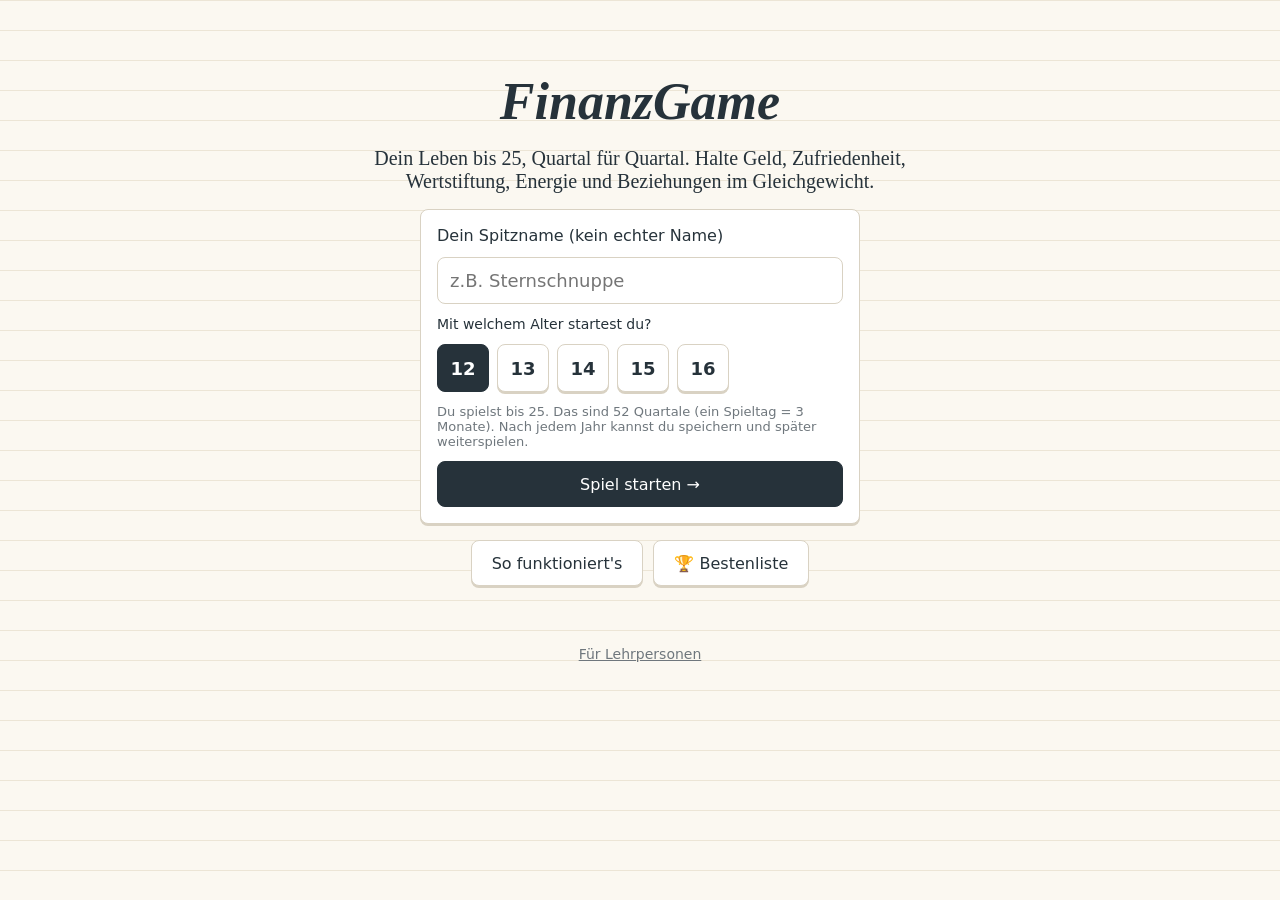
<file: index.html>
<!doctype html>
<html lang="de">
<head>
<meta charset="utf-8">
<meta name="viewport" content="width=device-width,initial-scale=1,viewport-fit=cover">
<meta name="theme-color" content="#fbf8f1">
<meta name="apple-mobile-web-app-capable" content="yes">
<title>FinanzGame</title>
<meta name="description" content="Ein Monat, deine Entscheidungen: Geld, Zufriedenheit und Wertstiftung im Gleichgewicht halten.">
<link rel="icon" href="data:image/svg+xml,<svg xmlns='http://www.w3.org/2000/svg' viewBox='0 0 100 100'><text y='.9em' font-size='90'>⚖️</text></svg>">
<link rel="stylesheet" href="css/style.css">
</head>
<body>
<main id="app"><p class="sans" style="padding:40px">FinanzGame lädt …</p></main>
<noscript>FinanzGame braucht JavaScript.</noscript>
<script type="module" src="js/app.js"></script>
</body>
</html>
</file>
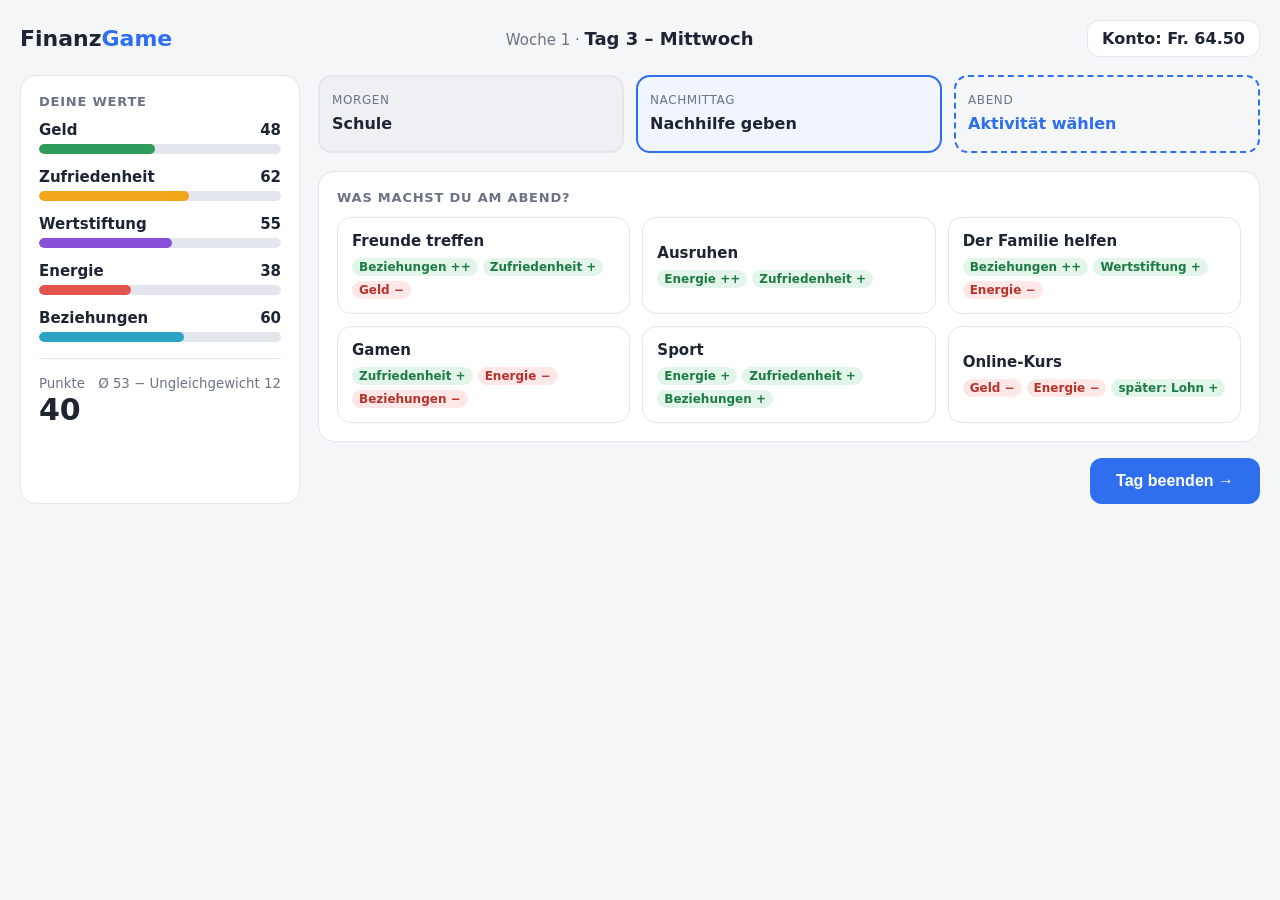
<file: Outputs/v1/designs/A_klar.html>
<!doctype html>
<html lang="de"><head><meta charset="utf-8"><meta name="viewport" content="width=device-width,initial-scale=1">
<title>FinanzGame – Entwurf A</title>
<style>
:root{--bg:#f5f6f8;--card:#fff;--ink:#1d2433;--mute:#6b7385;--line:#e3e6ec;--acc:#2f6fed;
--geld:#2e9d5b;--zuf:#f2a516;--wert:#8a4fd8;--ene:#e2554f;--bez:#2aa3c4}
*{box-sizing:border-box;margin:0}
body{font-family:system-ui,-apple-system,"Segoe UI",sans-serif;background:var(--bg);color:var(--ink);min-height:100vh;padding:20px}
header{display:flex;align-items:center;justify-content:space-between;margin-bottom:18px}
.logo{font-weight:800;font-size:22px}.logo span{color:var(--acc)}
.day{font-size:15px;color:var(--mute)}.day b{color:var(--ink);font-size:18px}
.konto{background:var(--card);border:1px solid var(--line);border-radius:12px;padding:8px 14px;font-weight:700}
main{display:grid;grid-template-columns:280px 1fr;gap:18px}
.card{background:var(--card);border:1px solid var(--line);border-radius:16px;padding:18px}
h2{font-size:13px;text-transform:uppercase;letter-spacing:.06em;color:var(--mute);margin-bottom:12px}
.val{margin-bottom:14px}.val .top{display:flex;justify-content:space-between;font-weight:600;font-size:15px;margin-bottom:5px}
.bar{height:10px;border-radius:5px;background:var(--line);overflow:hidden}.bar i{display:block;height:100%;border-radius:5px}
.score{margin-top:16px;padding-top:14px;border-top:1px solid var(--line);display:flex;justify-content:space-between;align-items:baseline}
.score b{font-size:30px}.score small{color:var(--mute)}
.slots{display:grid;grid-template-columns:repeat(3,1fr);gap:12px;margin-bottom:18px}
.slot{border:2px solid var(--line);border-radius:14px;padding:12px;min-height:78px}
.slot small{color:var(--mute);font-size:12px;text-transform:uppercase;letter-spacing:.05em}
.slot div{font-weight:700;margin-top:6px}
.slot.fix{background:#eef0f4}.slot.done{border-color:var(--acc);background:#f0f5ff}.slot.open{border-style:dashed;border-color:var(--acc)}
.acts{display:grid;grid-template-columns:repeat(3,1fr);gap:12px}
.act{background:var(--card);border:1px solid var(--line);border-radius:14px;padding:14px;min-height:96px;text-align:left;font:inherit;color:inherit}
.act b{display:block;font-size:15px;margin-bottom:8px}
.fx{display:flex;flex-wrap:wrap;gap:5px}.fx span{font-size:12px;padding:2px 7px;border-radius:20px;font-weight:600}
.p{background:#e3f5ea;color:#1d7a43}.m{background:#fde8e7;color:#b8322c}
footer{display:flex;justify-content:flex-end;margin-top:16px}
.btn{background:var(--acc);color:#fff;border:0;border-radius:12px;padding:14px 26px;font-size:16px;font-weight:700}
</style></head><body>
<header><div class="logo">Finanz<span>Game</span></div>
<div class="day">Woche 1 · <b>Tag 3 – Mittwoch</b></div><div class="konto">Konto: Fr. 64.50</div></header>
<main>
<section class="card"><h2>Deine Werte</h2>
<div class="val"><div class="top"><span>Geld</span><span>48</span></div><div class="bar"><i style="width:48%;background:var(--geld)"></i></div></div>
<div class="val"><div class="top"><span>Zufriedenheit</span><span>62</span></div><div class="bar"><i style="width:62%;background:var(--zuf)"></i></div></div>
<div class="val"><div class="top"><span>Wertstiftung</span><span>55</span></div><div class="bar"><i style="width:55%;background:var(--wert)"></i></div></div>
<div class="val"><div class="top"><span>Energie</span><span>38</span></div><div class="bar"><i style="width:38%;background:var(--ene)"></i></div></div>
<div class="val"><div class="top"><span>Beziehungen</span><span>60</span></div><div class="bar"><i style="width:60%;background:var(--bez)"></i></div></div>
<div class="score"><div><small>Punkte</small><br><b>40</b></div><small>Ø 53 − Ungleichgewicht 12</small></div>
</section>
<section>
<div class="slots"><div class="slot fix"><small>Morgen</small><div>Schule</div></div>
<div class="slot done"><small>Nachmittag</small><div>Nachhilfe geben</div></div>
<div class="slot open"><small>Abend</small><div style="color:var(--acc)">Aktivität wählen</div></div></div>
<div class="card"><h2>Was machst du am Abend?</h2>
<div class="acts">
<button class="act"><b>Freunde treffen</b><div class="fx"><span class="p">Beziehungen ++</span><span class="p">Zufriedenheit +</span><span class="m">Geld −</span></div></button>
<button class="act"><b>Ausruhen</b><div class="fx"><span class="p">Energie ++</span><span class="p">Zufriedenheit +</span></div></button>
<button class="act"><b>Der Familie helfen</b><div class="fx"><span class="p">Beziehungen ++</span><span class="p">Wertstiftung +</span><span class="m">Energie −</span></div></button>
<button class="act"><b>Gamen</b><div class="fx"><span class="p">Zufriedenheit +</span><span class="m">Energie −</span><span class="m">Beziehungen −</span></div></button>
<button class="act"><b>Sport</b><div class="fx"><span class="p">Energie +</span><span class="p">Zufriedenheit +</span><span class="p">Beziehungen +</span></div></button>
<button class="act"><b>Online-Kurs</b><div class="fx"><span class="m">Geld −</span><span class="m">Energie −</span><span class="p">später: Lohn +</span></div></button>
</div></div>
<footer><button class="btn">Tag beenden →</button></footer>
</section></main></body></html>
</file>
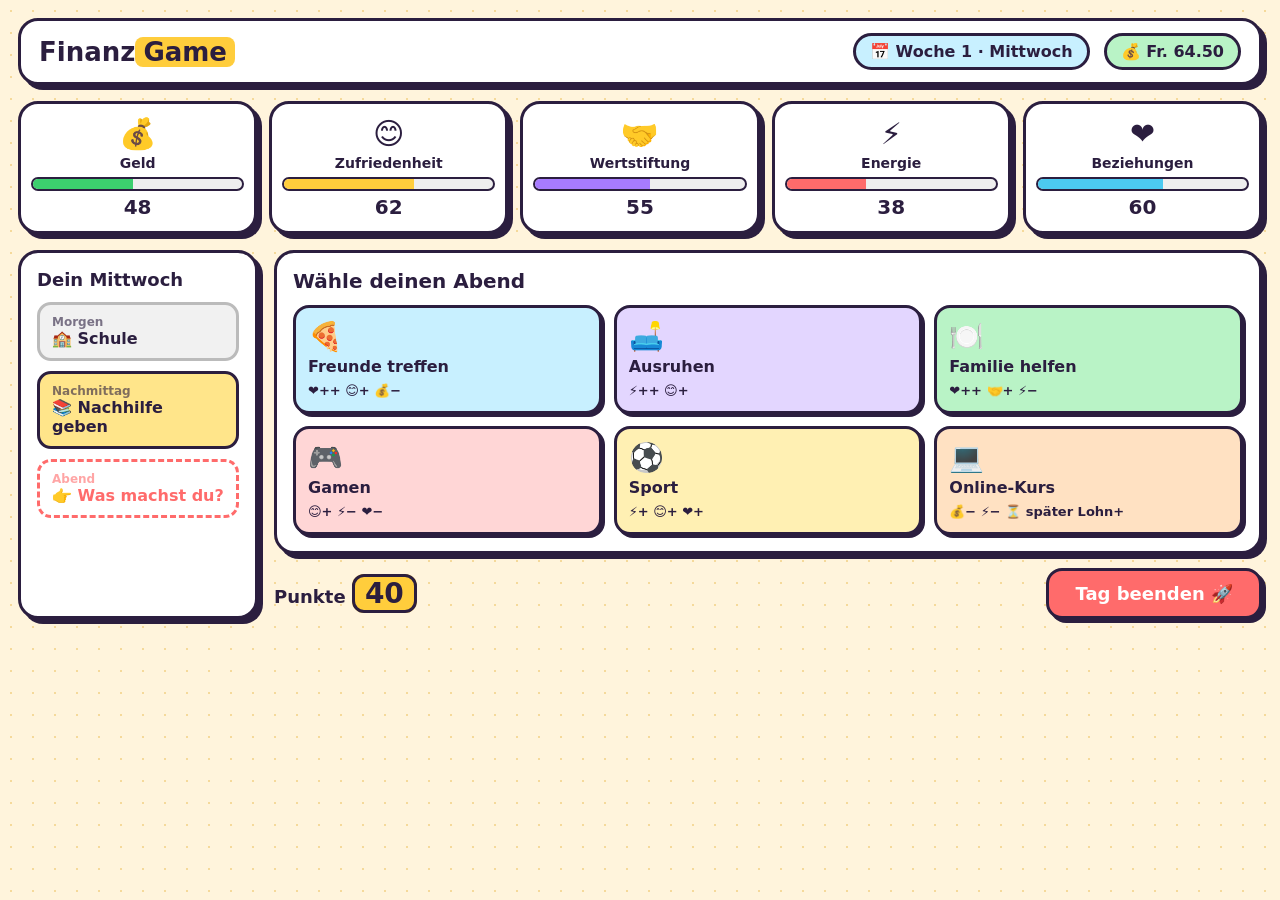
<file: Outputs/v1/designs/B_verspielt.html>
<!doctype html>
<html lang="de"><head><meta charset="utf-8"><meta name="viewport" content="width=device-width,initial-scale=1">
<title>FinanzGame – Entwurf B</title>
<style>
:root{--bg:#fff4dc;--ink:#2b1e3f;--line:#2b1e3f}
*{box-sizing:border-box;margin:0}
body{font-family:"Trebuchet MS",system-ui,sans-serif;background:var(--bg);color:var(--ink);min-height:100vh;padding:18px;
background-image:radial-gradient(#f5d99a 1.5px,transparent 1.5px);background-size:22px 22px}
.box{background:#fff;border:3px solid var(--line);border-radius:20px;box-shadow:5px 5px 0 var(--line)}
header{display:flex;align-items:center;gap:14px;padding:12px 18px;margin-bottom:16px}
.logo{font-size:26px;font-weight:900;flex:1}.logo span{background:#ffcd3c;padding:0 8px;border-radius:8px}
.pill{border:3px solid var(--line);border-radius:30px;padding:6px 14px;font-weight:800;background:#c8f0ff}
.pill.g{background:#b9f3c6}
.vals{display:grid;grid-template-columns:repeat(5,1fr);gap:12px;margin-bottom:16px}
.v{padding:12px 10px;text-align:center}.v .e{font-size:30px}.v b{display:block;font-size:14px;margin:4px 0 6px}
.meter{height:14px;border:2px solid var(--line);border-radius:10px;overflow:hidden;background:#eee}.meter i{display:block;height:100%}
.v .n{font-weight:900;font-size:20px;margin-top:4px}
.row{display:grid;grid-template-columns:240px 1fr;gap:16px}
.day{padding:16px}.day h3{font-size:18px;margin-bottom:12px}
.s{border:3px dashed #bbb;border-radius:14px;padding:10px 12px;margin-bottom:10px;font-weight:800}
.s small{display:block;font-size:12px;opacity:.6;font-weight:700}
.s.fix{border-style:solid;border-color:#bbb;background:#f1f1f1}.s.on{border:3px solid var(--line);background:#ffe58a}
.s.now{border-color:#ff6b6b;color:#ff6b6b}
.acts{padding:16px}.acts h3{font-size:20px;margin-bottom:12px}
.grid{display:grid;grid-template-columns:repeat(3,1fr);gap:12px}
.a{border:3px solid var(--line);border-radius:16px;padding:12px;font:inherit;color:inherit;text-align:left;box-shadow:3px 3px 0 var(--line)}
.a .e{font-size:28px}.a b{display:block;font-size:16px;margin:4px 0}
.a small{font-weight:700;font-size:13px}
.go{display:flex;justify-content:space-between;align-items:center;margin-top:14px}
.score{font-weight:900;font-size:18px}.score span{font-size:28px;background:#ffcd3c;border:3px solid var(--line);border-radius:12px;padding:0 10px}
.btn{background:#ff6b6b;color:#fff;border:3px solid var(--line);border-radius:16px;padding:12px 26px;font:inherit;font-size:18px;font-weight:900;box-shadow:4px 4px 0 var(--line)}
</style></head><body>
<header class="box"><div class="logo">Finanz<span>Game</span></div><div class="pill">📅 Woche 1 · Mittwoch</div><div class="pill g">💰 Fr. 64.50</div></header>
<div class="vals">
<div class="v box"><div class="e">💰</div><b>Geld</b><div class="meter"><i style="width:48%;background:#3ccf6e"></i></div><div class="n">48</div></div>
<div class="v box"><div class="e">😊</div><b>Zufriedenheit</b><div class="meter"><i style="width:62%;background:#ffcd3c"></i></div><div class="n">62</div></div>
<div class="v box"><div class="e">🤝</div><b>Wertstiftung</b><div class="meter"><i style="width:55%;background:#a77bff"></i></div><div class="n">55</div></div>
<div class="v box"><div class="e">⚡</div><b>Energie</b><div class="meter"><i style="width:38%;background:#ff6b6b"></i></div><div class="n">38</div></div>
<div class="v box"><div class="e">❤️</div><b>Beziehungen</b><div class="meter"><i style="width:60%;background:#4cc9f0"></i></div><div class="n">60</div></div>
</div>
<div class="row">
<div class="day box"><h3>Dein Mittwoch</h3>
<div class="s fix"><small>Morgen</small>🏫 Schule</div>
<div class="s on"><small>Nachmittag</small>📚 Nachhilfe geben</div>
<div class="s now"><small>Abend</small>👉 Was machst du?</div></div>
<div><div class="acts box"><h3>Wähle deinen Abend</h3><div class="grid">
<button class="a" style="background:#c8f0ff"><div class="e">🍕</div><b>Freunde treffen</b><small>❤️++ 😊+ 💰−</small></button>
<button class="a" style="background:#e3d6ff"><div class="e">🛋️</div><b>Ausruhen</b><small>⚡++ 😊+</small></button>
<button class="a" style="background:#b9f3c6"><div class="e">🍽️</div><b>Familie helfen</b><small>❤️++ 🤝+ ⚡−</small></button>
<button class="a" style="background:#ffd6d6"><div class="e">🎮</div><b>Gamen</b><small>😊+ ⚡− ❤️−</small></button>
<button class="a" style="background:#fff0b3"><div class="e">⚽</div><b>Sport</b><small>⚡+ 😊+ ❤️+</small></button>
<button class="a" style="background:#ffe1c2"><div class="e">💻</div><b>Online-Kurs</b><small>💰− ⚡− ⏳ später Lohn+</small></button>
</div></div>
<div class="go"><div class="score">Punkte <span>40</span></div><button class="btn">Tag beenden 🚀</button></div></div>
</div></body></html>
</file>
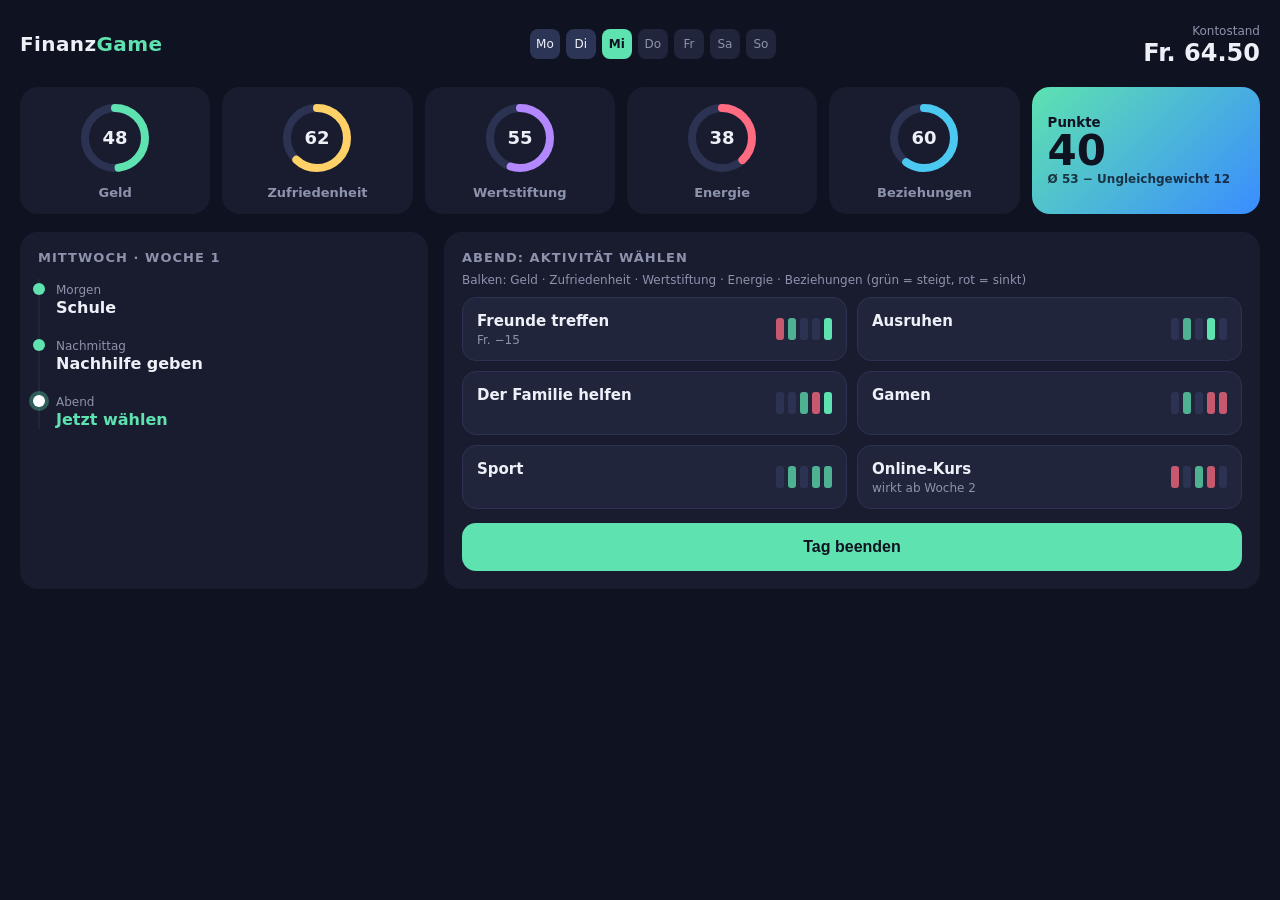
<file: Outputs/v1/designs/C_dunkel.html>
<!doctype html>
<html lang="de"><head><meta charset="utf-8"><meta name="viewport" content="width=device-width,initial-scale=1">
<title>FinanzGame – Entwurf C</title>
<style>
:root{--bg:#0f1220;--card:#181c2e;--card2:#20253b;--ink:#eef0f8;--mute:#8d93ad;--acc:#5ee2b0}
*{box-sizing:border-box;margin:0}
body{font-family:system-ui,-apple-system,"Segoe UI",sans-serif;background:var(--bg);color:var(--ink);min-height:100vh;padding:20px}
header{display:flex;align-items:center;justify-content:space-between;margin-bottom:20px}
.logo{font-weight:800;font-size:20px;letter-spacing:.02em}.logo span{color:var(--acc)}
.week{display:flex;gap:6px}.week i{width:30px;height:30px;border-radius:8px;background:var(--card2);display:grid;place-items:center;font-style:normal;font-size:12px;color:var(--mute)}
.week i.d{background:#2c3555;color:var(--ink)}.week i.c{background:var(--acc);color:#0f1220;font-weight:800}
.bal{text-align:right}.bal small{color:var(--mute);font-size:12px}.bal b{display:block;font-size:24px}
.rings{display:grid;grid-template-columns:repeat(5,1fr) 1.2fr;gap:12px;margin-bottom:18px}
.ring{background:var(--card);border-radius:18px;padding:14px;text-align:center}
.ring svg{width:74px;height:74px}.ring b{display:block;font-size:13px;color:var(--mute);margin-top:6px;font-weight:600}
.sc{background:linear-gradient(135deg,#5ee2b0,#3a8dff);color:#0f1220;border-radius:18px;padding:16px;display:flex;flex-direction:column;justify-content:center}
.sc small{font-weight:700}.sc b{font-size:42px;line-height:1}.sc span{font-size:12px;font-weight:600;opacity:.8}
.main{display:grid;grid-template-columns:1fr 2fr;gap:16px}
.card{background:var(--card);border-radius:18px;padding:18px}
h2{font-size:13px;color:var(--mute);font-weight:600;margin-bottom:14px;text-transform:uppercase;letter-spacing:.08em}
.tl{border-left:2px solid var(--card2);padding-left:16px}
.t{position:relative;margin-bottom:18px}.t::before{content:"";position:absolute;left:-23px;top:4px;width:12px;height:12px;border-radius:50%;background:var(--card2)}
.t.ok::before{background:var(--acc)}.t.now::before{background:#fff;box-shadow:0 0 0 4px #5ee2b055}
.t small{color:var(--mute);font-size:12px}.t div{font-weight:700}
.acts{display:grid;grid-template-columns:repeat(2,1fr);gap:10px}
.a{background:var(--card2);border:1px solid #2c3352;border-radius:14px;padding:13px 14px;display:flex;justify-content:space-between;align-items:center;font:inherit;color:inherit;text-align:left}
.a b{font-size:15px}.a small{display:block;color:var(--mute);font-size:12px;margin-top:3px}
.d{display:flex;gap:4px}.d i{width:8px;height:22px;border-radius:3px;background:#2c3352}
.d i.u{background:var(--acc)}.d i.n{background:#ff6b81}
.btn{margin-top:14px;width:100%;background:var(--acc);color:#0f1220;border:0;border-radius:14px;padding:15px;font-size:16px;font-weight:800}
</style></head><body>
<header><div class="logo">Finanz<span>Game</span></div>
<div class="week"><i class="d">Mo</i><i class="d">Di</i><i class="c">Mi</i><i>Do</i><i>Fr</i><i>Sa</i><i>So</i></div>
<div class="bal"><small>Kontostand</small><b>Fr. 64.50</b></div></header>
<div class="rings" id="rings"></div>
<div class="main">
<div class="card"><h2>Mittwoch · Woche 1</h2><div class="tl">
<div class="t ok"><small>Morgen</small><div>Schule</div></div>
<div class="t ok"><small>Nachmittag</small><div>Nachhilfe geben</div></div>
<div class="t now"><small>Abend</small><div style="color:var(--acc)">Jetzt wählen</div></div></div></div>
<div class="card"><h2>Abend: Aktivität wählen</h2><p style="color:var(--mute);font-size:12px;margin:-6px 0 10px">Balken: Geld · Zufriedenheit · Wertstiftung · Energie · Beziehungen (grün = steigt, rot = sinkt)</p><div class="acts" id="acts"></div>
<button class="btn">Tag beenden</button></div></div>
<script>
const V=[["Geld",48,"#5ee2b0"],["Zufriedenheit",62,"#ffd166"],["Wertstiftung",55,"#b388ff"],["Energie",38,"#ff6b81"],["Beziehungen",60,"#4cc9f0"]];
const r=30,c=2*Math.PI*r;
document.getElementById("rings").innerHTML=V.map(([n,v,col])=>`<div class="ring"><svg viewBox="0 0 74 74"><circle cx="37" cy="37" r="${r}" fill="none" stroke="#2c3352" stroke-width="8"/><circle cx="37" cy="37" r="${r}" fill="none" stroke="${col}" stroke-width="8" stroke-linecap="round" stroke-dasharray="${c*v/100} ${c}" transform="rotate(-90 37 37)"/><text x="37" y="43" text-anchor="middle" fill="#eef0f8" font-size="18" font-weight="800">${v}</text></svg><b>${n}</b></div>`).join("")+`<div class="sc"><small>Punkte</small><b>40</b><span>Ø 53 − Ungleichgewicht 12</span></div>`;
// effekte: Reihenfolge wie V, 1=+ 2=++ -1=−
const A=[["Freunde treffen","Fr. −15",[-1,1,0,0,2]],["Ausruhen","",[0,1,0,2,0]],["Der Familie helfen","",[0,0,1,-1,2]],["Gamen","",[0,1,0,-1,-1]],["Sport","",[0,1,0,1,1]],["Online-Kurs","wirkt ab Woche 2",[-1,0,1,-1,0]]];
document.getElementById("acts").innerHTML=A.map(([n,s,e])=>`<button class="a"><span><b>${n}</b><small>${s||"&nbsp;"}</small></span><span class="d">${e.map(x=>`<i class="${x>0?"u":x<0?"n":""}" style="opacity:${x?Math.abs(x)/2+.25:1}"></i>`).join("")}</span></button>`).join("");
</script></body></html>
</file>
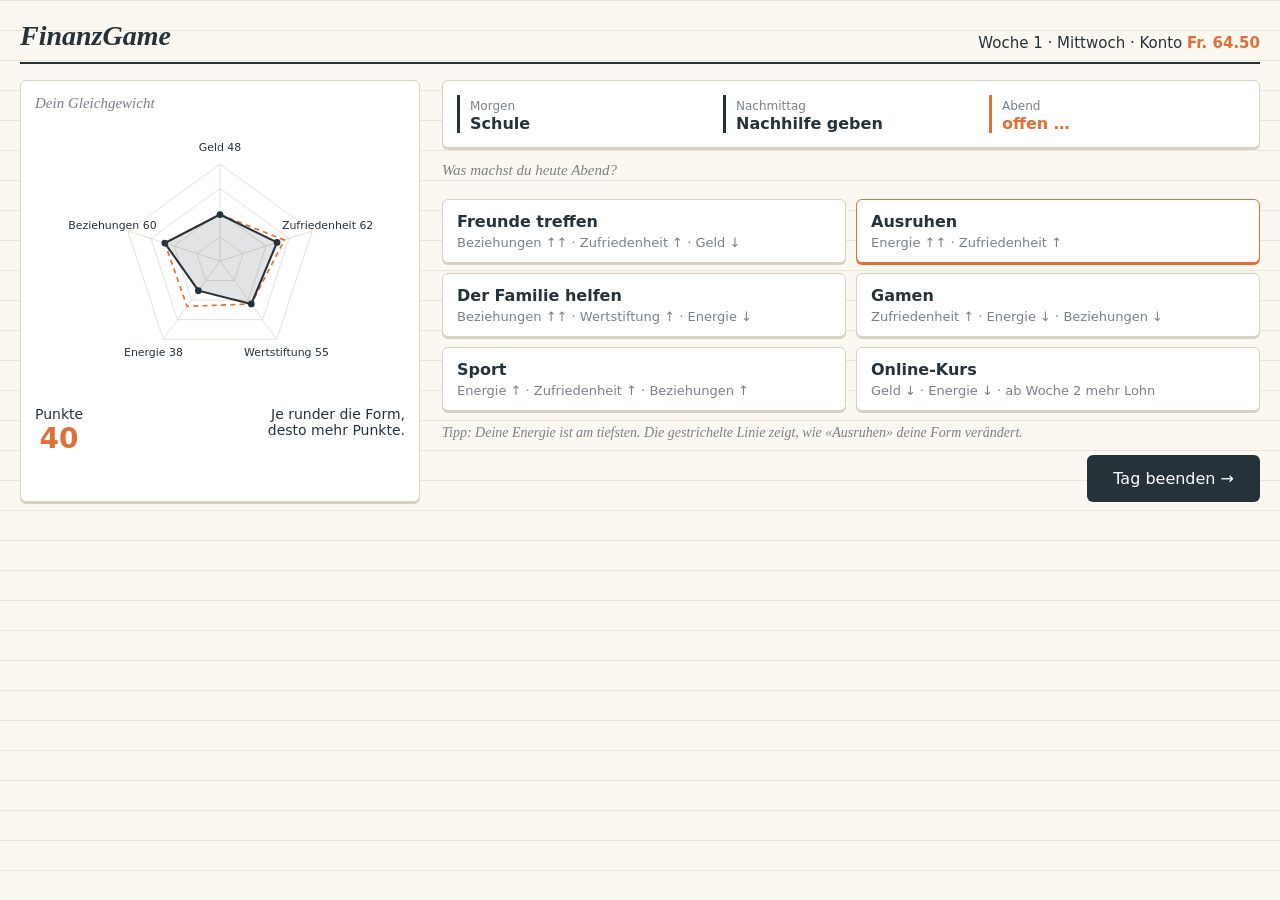
<file: Outputs/v1/designs/D_balance.html>
<!doctype html>
<html lang="de"><head><meta charset="utf-8"><meta name="viewport" content="width=device-width,initial-scale=1">
<title>FinanzGame – Entwurf D</title>
<style>
:root{--bg:#fbf8f1;--ink:#26323a;--mute:#7a8288;--line:#d9d2c3;--acc:#e0703a}
*{box-sizing:border-box;margin:0}
body{font-family:Georgia,"Times New Roman",serif;background:var(--bg);color:var(--ink);min-height:100vh;padding:20px;
background-image:linear-gradient(#ece5d6 1px,transparent 1px);background-size:100% 30px}
.sans{font-family:system-ui,-apple-system,sans-serif}
header{display:flex;justify-content:space-between;align-items:flex-end;border-bottom:2px solid var(--ink);padding-bottom:10px;margin-bottom:16px}
.logo{font-size:28px;font-style:italic;font-weight:700}
.meta{font-size:15px}.meta b{color:var(--acc)}
.wrap{display:grid;grid-template-columns:400px 1fr;gap:22px}
.radar{background:#fff;border:1px solid var(--line);border-radius:6px;padding:14px;text-align:center;box-shadow:0 2px 0 var(--line)}
.radar h2,.side h2{font-size:15px;font-style:italic;color:var(--mute);font-weight:400;margin-bottom:6px;text-align:left}
.legend{display:flex;justify-content:space-between;margin-top:6px;font-size:14px}
.legend b{font-size:28px;color:var(--acc)}
.side{display:flex;flex-direction:column;gap:14px}
.plan{background:#fff;border:1px solid var(--line);border-radius:6px;padding:14px;display:grid;grid-template-columns:repeat(3,1fr);gap:10px;box-shadow:0 2px 0 var(--line)}
.plan div{border-left:3px solid var(--line);padding-left:10px}.plan small{color:var(--mute);font-size:12px}
.plan p{font-weight:700;font-size:16px}.plan .on{border-color:var(--ink)}.plan .now{border-color:var(--acc)}.plan .now p{color:var(--acc)}
.acts{display:grid;grid-template-columns:repeat(2,1fr);gap:10px}
.a{background:#fff;border:1px solid var(--line);border-radius:6px;padding:12px 14px;text-align:left;font:inherit;color:inherit;box-shadow:0 2px 0 var(--line)}
.a b{font-size:16px}.a small{display:block;color:var(--mute);font-size:13px;margin-top:4px}
.a.hl{border-color:var(--acc);box-shadow:0 2px 0 var(--acc)}
.hint{font-size:14px;font-style:italic;color:var(--mute)}
.btn{align-self:flex-end;background:var(--ink);color:#fff;border:0;border-radius:6px;padding:14px 26px;font-size:16px}
</style></head><body>
<header><div class="logo">FinanzGame</div><div class="meta sans">Woche 1 · Mittwoch · Konto <b>Fr. 64.50</b></div></header>
<div class="wrap">
<div class="radar"><h2>Dein Gleichgewicht</h2>
<svg viewBox="-40 0 440 330" width="100%" id="r"></svg>
<div class="legend sans"><span>Punkte<br><b>40</b></span><span style="text-align:right">Je runder die Form,<br>desto mehr Punkte.</span></div></div>
<div class="side">
<div class="plan sans"><div class="on"><small>Morgen</small><p>Schule</p></div><div class="on"><small>Nachmittag</small><p>Nachhilfe geben</p></div><div class="now"><small>Abend</small><p>offen …</p></div></div>
<h2 style="font-style:italic;font-weight:400;color:var(--mute);font-size:15px">Was machst du heute Abend?</h2>
<div class="acts sans">
<button class="a"><b>Freunde treffen</b><small>Beziehungen ↑↑ · Zufriedenheit ↑ · Geld ↓</small></button>
<button class="a hl"><b>Ausruhen</b><small>Energie ↑↑ · Zufriedenheit ↑</small></button>
<button class="a"><b>Der Familie helfen</b><small>Beziehungen ↑↑ · Wertstiftung ↑ · Energie ↓</small></button>
<button class="a"><b>Gamen</b><small>Zufriedenheit ↑ · Energie ↓ · Beziehungen ↓</small></button>
<button class="a"><b>Sport</b><small>Energie ↑ · Zufriedenheit ↑ · Beziehungen ↑</small></button>
<button class="a"><b>Online-Kurs</b><small>Geld ↓ · Energie ↓ · ab Woche 2 mehr Lohn</small></button>
</div>
<p class="hint">Tipp: Deine Energie ist am tiefsten. Die gestrichelte Linie zeigt, wie «Ausruhen» deine Form verändert.</p>
<button class="btn sans">Tag beenden →</button>
</div></div>
<script>
const N=["Geld","Zufriedenheit","Wertstiftung","Energie","Beziehungen"],v=[48,62,55,38,60],pv=[48,70,55,58,60];
const cx=180,cy=170,R=115,pt=(i,f)=>{const a=-Math.PI/2+i*2*Math.PI/5;return[cx+Math.cos(a)*R*f,cy+Math.sin(a)*R*f]};
const poly=(arr)=>arr.map((x,i)=>pt(i,x/100).join(",")).join(" ");
let s="";[.25,.5,.75,1].forEach(f=>s+=`<polygon points="${N.map((_,i)=>pt(i,f).join(",")).join(" ")}" fill="none" stroke="#e3dccd"/>`);
N.forEach((n,i)=>{const[x,y]=pt(i,1),[lx,ly]=pt(i,1.17);s+=`<line x1="${cx}" y1="${cy}" x2="${x}" y2="${y}" stroke="#e3dccd"/><text x="${lx}" y="${ly+4}" text-anchor="middle" font-size="13" font-family="system-ui" fill="#26323a">${n} ${v[i]}</text>`});
s+=`<polygon points="${poly(pv)}" fill="none" stroke="#e0703a" stroke-width="2" stroke-dasharray="6 5"/>`;
s+=`<polygon points="${poly(v)}" fill="#26323a22" stroke="#26323a" stroke-width="2.5"/>`;
v.forEach((x,i)=>{const[a,b]=pt(i,x/100);s+=`<circle cx="${a}" cy="${b}" r="4" fill="#26323a"/>`});
document.getElementById("r").innerHTML=s;
</script></body></html>
</file>
<file: css/style.css>
/* FinanzGame – Design D «Balance» (Notizbuch-Stil) */
:root {
  --bg: #fbf8f1; --card: #fff; --ink: #26323a; --ink-soft: #26323a22; --mute: #6f777d;
  --line: #d9d2c3; --grid: #e6dfd0; --acc: #d9622b; --pos: #23824a; --neg: #c0392b;
  --rule: #ece5d6;
}
* { box-sizing: border-box; margin: 0; }
html { -webkit-text-size-adjust: 100%; }
body {
  font-family: Georgia, "Times New Roman", serif; background: var(--bg); color: var(--ink);
  min-height: 100vh; background-image: linear-gradient(var(--rule) 1px, transparent 1px); background-size: 100% 30px;
}
.sans, button, input, textarea, select, label { font-family: system-ui, -apple-system, "Segoe UI", sans-serif; }
.screen { max-width: 1240px; margin: 0 auto; padding: 18px 20px 40px; }
.card { background: var(--card); border: 1px solid var(--line); border-radius: 8px; padding: 16px; box-shadow: 0 2px 0 var(--line); }
h2 { font-size: 15px; font-style: italic; color: var(--mute); font-weight: 400; margin-bottom: 8px; }
h3 { font-size: 16px; margin: 12px 0 6px; }
.small { font-size: 13px; color: var(--mute); }
.row { display: flex; gap: 10px; flex-wrap: wrap; align-items: center; }
.row.right { justify-content: flex-end; margin-top: 16px; }

/* Knöpfe: mindestens 44px hoch für Touch */
.btn { min-height: 46px; border-radius: 8px; padding: 10px 20px; font-size: 16px; border: 1px solid var(--line); background: var(--card); color: var(--ink); cursor: pointer; }
.btn.primary { background: var(--ink); color: #fff; border-color: var(--ink); }
.btn.ghost { box-shadow: 0 2px 0 var(--line); }
.btn.danger { color: var(--neg); border-color: #e7c1bb; }
.btn.small { min-height: 44px; padding: 6px 12px; font-size: 14px; }
.btn:disabled { opacity: .45; cursor: default; }
.linkish { background: none; border: 0; cursor: pointer; color: inherit; padding: 0; min-height: 44px; }

.logo { font-size: 28px; font-style: italic; font-weight: 700; font-family: Georgia, serif; }
.logo.big { font-size: 52px; }

/* Start */
.start { display: flex; flex-direction: column; align-items: center; text-align: center; padding-top: 8vh; gap: 16px; }
.lead { font-size: 20px; max-width: 560px; }
.variant { color: var(--acc); }
.start-card { width: min(440px, 100%); display: flex; flex-direction: column; gap: 12px; text-align: left; }
.start-card input { font-size: 18px; padding: 12px; border: 1px solid var(--line); border-radius: 8px; }
.teacher { margin-top: 30px; color: var(--mute); font-size: 14px; display: inline-flex; align-items: center; min-height: 44px; padding: 0 12px; }

/* Spiel */
header.top { display: flex; justify-content: space-between; align-items: flex-end; gap: 12px; border-bottom: 2px solid var(--ink); padding-bottom: 10px; flex-wrap: wrap; }
.meta { display: flex; gap: 14px; align-items: center; font-size: 15px; flex-wrap: wrap; }
.money { background: var(--card); border: 1px solid var(--line); border-radius: 8px; padding: 8px 12px; font-size: 15px; min-height: 44px; cursor: pointer; color: var(--ink); }
.money b { color: var(--acc); }
.money.neg b { color: var(--neg); }
.progress { height: 4px; background: var(--grid); margin: 0 0 16px; }
.progress i { display: block; height: 100%; background: var(--acc); }
.wrap { display: grid; grid-template-columns: minmax(330px, 410px) 1fr; gap: 20px; align-items: start; }
.radar svg { width: 100%; height: auto; display: block; }
.rl { font: 600 15px system-ui, sans-serif; fill: var(--ink); }
.rv { font: 700 15px system-ui, sans-serif; fill: var(--mute); }
.rl.low, .rv.low { fill: var(--neg); }
.score-row { display: flex; justify-content: space-between; align-items: flex-end; gap: 10px; margin-top: 4px; }
.score-row small { color: var(--mute); font-size: 13px; }
.score-row b { display: block; font-size: 40px; color: var(--acc); line-height: 1; }
.formula { text-align: right; font-size: 13px; color: var(--mute); }
.formula span { font-style: italic; }
.hint, .tip { font-size: 14px; font-style: italic; color: var(--mute); margin-top: 8px; }
.side { display: flex; flex-direction: column; gap: 12px; }
.log { background: #fff6e9; border: 1px solid #f0d9b5; border-radius: 8px; padding: 8px 12px; font-size: 14px; }
.plan { display: flex; gap: 10px; padding: 10px; }
.slot { flex: 1; text-align: left; background: none; border: 0; border-left: 3px solid var(--line); padding: 4px 10px; min-height: 52px; cursor: pointer; color: var(--ink); border-radius: 0; }
.slot small { color: var(--mute); font-size: 12px; }
.slot p { font-weight: 700; font-size: 16px; }
.slot.fixed { cursor: default; }
.slot.on { border-color: var(--ink); }
.slot.now { border-color: var(--acc); background: #fdf1ea; }
.slot.now p { color: var(--acc); }
.slot.on.now p { color: var(--ink); }
.ask { font-style: italic; font-weight: 400; color: var(--mute); font-size: 16px; margin: 4px 0 0; }
.acts { display: grid; grid-template-columns: repeat(2, 1fr); gap: 10px; }
.act { background: var(--card); border: 1px solid var(--line); border-radius: 8px; padding: 12px 14px; text-align: left; box-shadow: 0 2px 0 var(--line); cursor: pointer; color: var(--ink); min-height: 64px; }
.act b { font-size: 16px; display: block; }
.act small { display: block; font-size: 13px; color: var(--mute); margin-top: 4px; line-height: 1.5; }
.act em { display: block; font-size: 12px; color: var(--mute); margin-top: 4px; }
.act .pos { color: var(--pos); } .act .neg { color: var(--neg); }
.act.hl { border-color: var(--acc); box-shadow: 0 2px 0 var(--acc); }
.act:disabled { background: #f4f1ea; box-shadow: none; }
.end { align-self: flex-end; min-width: 220px; }

/* Dialoge */
.overlay { position: fixed; inset: 0; background: #26323a66; display: grid; place-items: center; padding: 20px; z-index: 10; }
.dialog { background: var(--card); border-radius: 12px; padding: 24px; width: min(520px, 100%); display: flex; flex-direction: column; gap: 12px; box-shadow: 0 10px 40px #0003; }
.ev-icon { font-size: 54px; text-align: center; }
.ev-text { font-size: 21px; text-align: center; }
.ev-opts { display: flex; flex-direction: column; gap: 10px; }
.btn.opt { text-align: left; display: flex; flex-direction: column; gap: 2px; }
.btn.opt small { color: var(--mute); font-size: 13px; }

/* Rückblick und Auswertung */
.grid2 { display: grid; grid-template-columns: 1fr 1fr; gap: 16px; margin: 16px 0; }
.review .grid2 { grid-template-columns: 1.6fr 1fr; }
.linechart { width: 100%; height: auto; }
.ax { font: 11px system-ui, sans-serif; fill: var(--mute); }
.legend-row { display: flex; flex-wrap: wrap; gap: 12px; font: 13px system-ui, sans-serif; margin-top: 6px; }
.legend-row i { display: inline-block; width: 12px; height: 12px; border-radius: 3px; margin-right: 5px; vertical-align: -1px; }
.bigscore { font-size: 48px; color: var(--acc); font-weight: 700; }
.bigscore small { font-size: 16px; color: var(--mute); font-weight: 400; }
.tops, .evlist { padding-left: 18px; margin: 6px 0 12px; }
.tops li, .evlist li { margin: 4px 0; }
.tops span { color: var(--mute); }
textarea { width: 100%; font-size: 16px; padding: 10px; border: 1px solid var(--line); border-radius: 8px; margin-top: 8px; font-family: system-ui, sans-serif; }
.refl-q { font-size: 13px; color: var(--mute); margin-top: 8px; }
.refl-a { margin-bottom: 6px; }
.ok { color: var(--pos); font-weight: 600; }
.board-t { width: 100%; border-collapse: collapse; }
.board-t th, .board-t td { text-align: left; padding: 10px 8px; border-bottom: 1px solid var(--grid); }
.board-t th { font-size: 13px; color: var(--mute); font-weight: 600; }
.board .card, .help .card { margin: 16px 0; }
.helptext p, .helptext ul { margin-bottom: 10px; line-height: 1.5; }
.helptext ul { padding-left: 20px; }

/* Editor */
.editor .tabs { display: flex; gap: 6px; flex-wrap: wrap; margin: 14px 0; }
.editor .tabs button { min-height: 44px; padding: 8px 14px; border: 1px solid var(--line); border-radius: 8px; background: var(--card); cursor: pointer; font-size: 15px; color: var(--ink); }
.editor .tabs button.on { background: var(--ink); color: #fff; }
.editor .card { margin-bottom: 14px; display: flex; flex-direction: column; gap: 10px; }
.f { display: flex; flex-direction: column; gap: 4px; font-size: 13px; color: var(--mute); min-width: 0; }
.f input, .f select { font-size: 16px; padding: 9px; border: 1px solid var(--line); border-radius: 6px; color: var(--ink); background: #fff; min-height: 44px; width: 100%; }
.f input[type=color] { padding: 2px; }
.f.wide { grid-column: 1 / -1; }
.f.narrow { max-width: 90px; }
.c { display: flex; align-items: center; gap: 8px; font-size: 15px; min-height: 44px; }
.c input { width: 24px; height: 24px; }
.grid3 { display: grid; grid-template-columns: repeat(3, 1fr); gap: 10px; align-items: end; }
.effects { display: grid; grid-template-columns: repeat(auto-fill, minmax(140px, 1fr)); gap: 8px; }
.checks { display: flex; flex-wrap: wrap; gap: 4px 16px; }
.item-row { display: flex; gap: 10px; align-items: flex-end; flex-wrap: wrap; border-bottom: 1px solid var(--grid); padding-bottom: 10px; }
.item-row .f { flex: 1; min-width: 120px; }
.tag { background: #e3f5ea; color: var(--pos); border-radius: 20px; padding: 6px 12px; font-size: 13px; }
details { border: 1px solid var(--grid); border-radius: 8px; }
details > summary { padding: 12px 14px; cursor: pointer; font-weight: 600; min-height: 44px; }
details .item { padding: 0 14px 14px; display: flex; flex-direction: column; gap: 10px; }
details.adv { background: #faf8f3; }
.opt-box { border-left: 3px solid var(--grid); padding-left: 12px; display: flex; flex-direction: column; gap: 8px; }
.msg { min-height: 22px; font-size: 15px; margin-bottom: 6px; }
.msg.good { color: var(--pos); } .msg.bad { color: var(--neg); }
.btn.file { display: inline-flex; align-items: center; }

/* Hochformat und kleine Bildschirme */
@media (max-width: 860px) {
  .wrap, .grid2, .review .grid2 { grid-template-columns: 1fr; }
  .radar { max-width: 460px; margin: 0 auto; width: 100%; }
  .grid3 { grid-template-columns: 1fr 1fr; }
}
@media (max-width: 520px) {
  .screen { padding: 12px 16px 32px; }
  .acts { grid-template-columns: 1fr; }
  .plan { flex-direction: column; }
  .logo.big { font-size: 40px; }
  .end { align-self: stretch; }
}

/* Druck der Monatsauswertung */
@media print {
  body { background: #fff; }
  .noprint, .overlay { display: none !important; }
  .card { box-shadow: none; break-inside: avoid; }
  .grid2 { grid-template-columns: 1fr 1fr; }
  textarea { border: 0; resize: none; padding: 0; }
}

/* FinanzGame 2.0: Startalter, gesperrte und seltene Aktivitäten, Meilensteine */
.label { font-size: 14px; color: var(--ink); }
.agepick, .agefilter { display: flex; gap: 8px; flex-wrap: wrap; }
.agefilter { margin: 12px 0 0; align-items: center; }
.age { min-width: 52px; min-height: 48px; border: 1px solid var(--line); border-radius: 8px; background: var(--card); font-size: 18px; font-weight: 700; color: var(--ink); cursor: pointer; box-shadow: 0 2px 0 var(--line); }
.age.on { background: var(--ink); color: #fff; border-color: var(--ink); box-shadow: none; }
.agefilter .age { min-width: 48px; min-height: 44px; font-size: 15px; }
.act.locked { background: repeating-linear-gradient(-45deg, #f6f3ec, #f6f3ec 8px, #f1ede4 8px, #f1ede4 16px); box-shadow: none; border-style: dashed; cursor: default; opacity: .8; }
.act.locked b { color: var(--mute); }
.act.locked em { color: var(--acc); font-weight: 600; font-style: normal; }
.act.rare { position: relative; border-color: #c9a227; box-shadow: 0 2px 0 #c9a227; background: #fffaf0; }
.act.r-sehr-selten { border-color: #8a4fd8; box-shadow: 0 2px 0 #8a4fd8; background: #f8f3ff; }
.act.r-ultra { border-color: #d9622b; box-shadow: 0 0 0 2px #f3c9b4, 0 2px 0 #d9622b; background: linear-gradient(135deg, #fff6ee, #fdf0ff); }
.act .badge { display: inline-block; font-size: 11px; font-weight: 700; text-transform: uppercase; letter-spacing: .04em; color: #8a6a00; margin-bottom: 4px; }
.act.r-sehr-selten .badge { color: #6b35b5; }
.act.r-ultra .badge { color: var(--acc); }
.dialog.milestone { border-top: 6px solid var(--acc); }
.ms-label { text-align: center; color: var(--acc); font-weight: 700; font-size: 13px; text-transform: uppercase; letter-spacing: .06em; }
.next-year { margin-bottom: 16px; border-left: 4px solid var(--acc); }
.next-year p { line-height: 1.5; }
.money-t { width: 100%; border-collapse: collapse; margin: 6px 0 12px; font-size: 14px; }
.money-t td { padding: 6px 4px; border-bottom: 1px solid var(--grid); }
.money-t td:last-child { text-align: right; white-space: nowrap; }
.evlist li.ms { font-weight: 600; }
</file>
